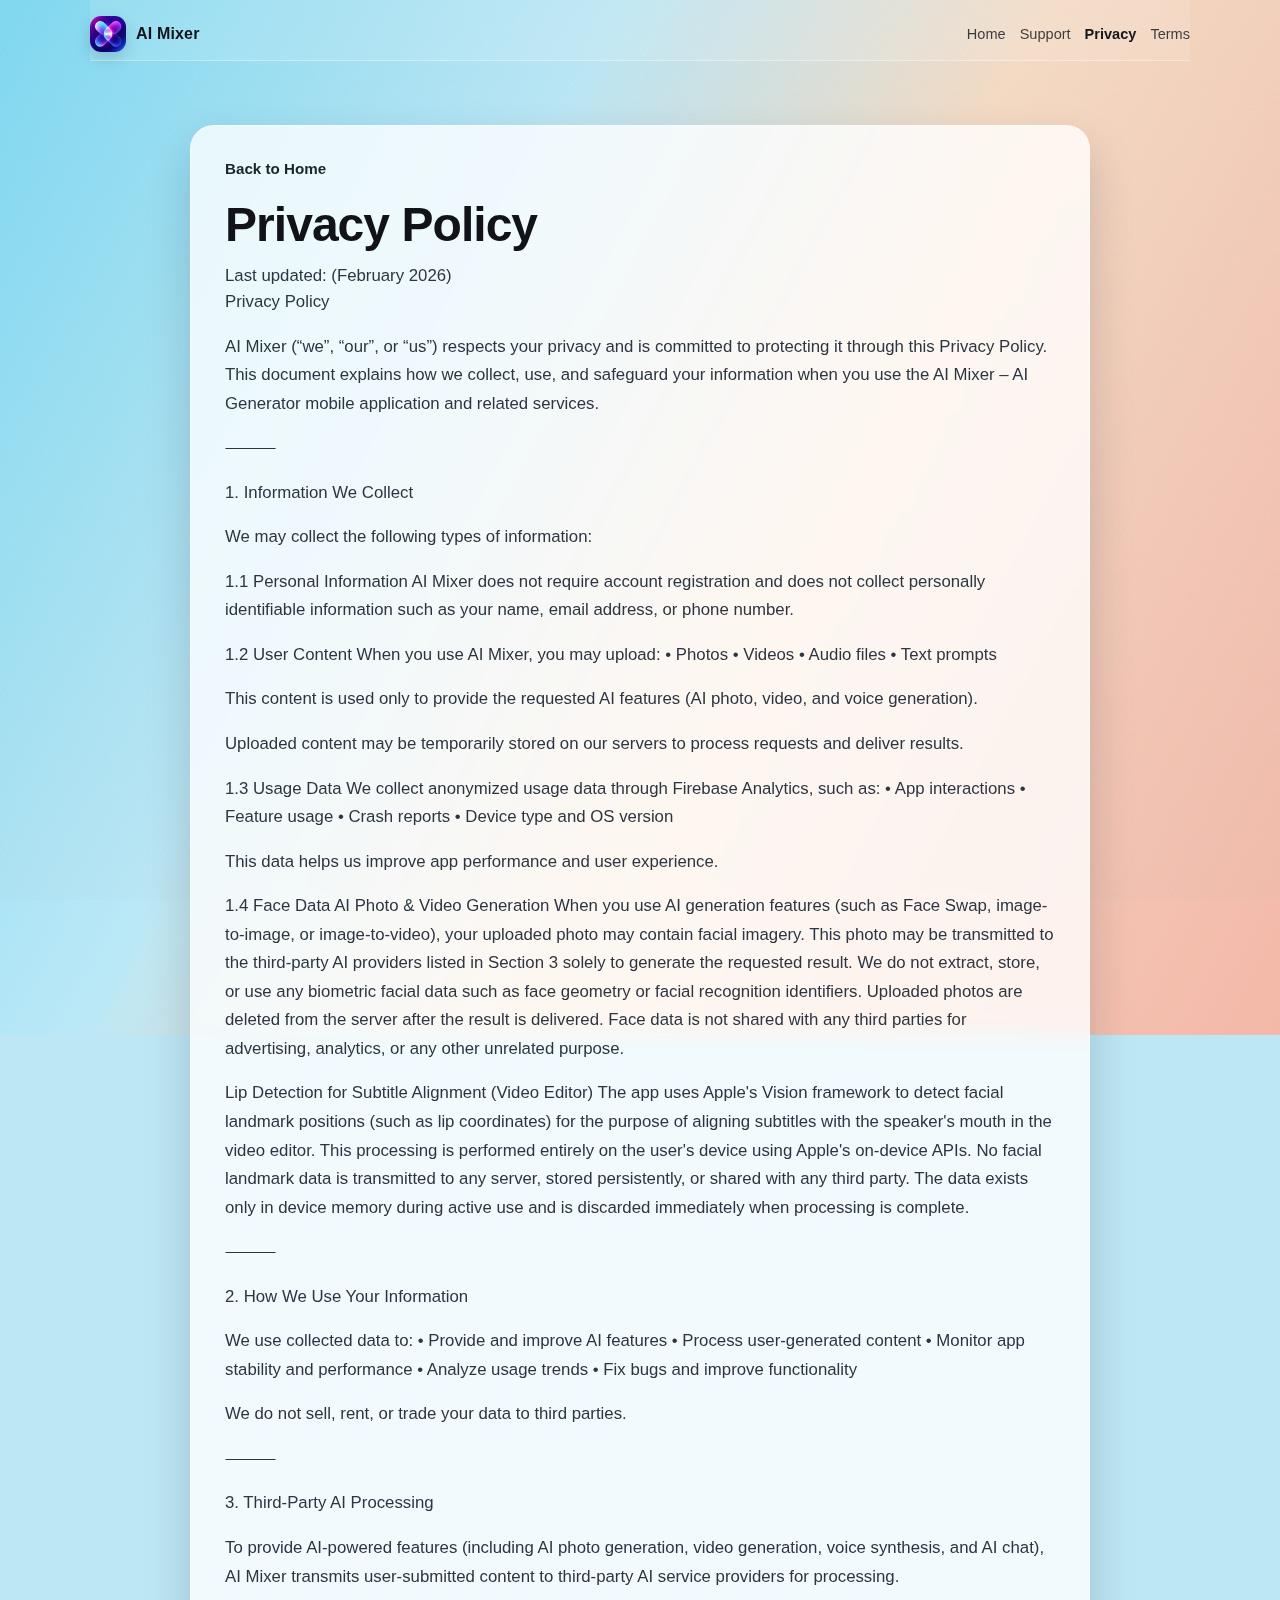
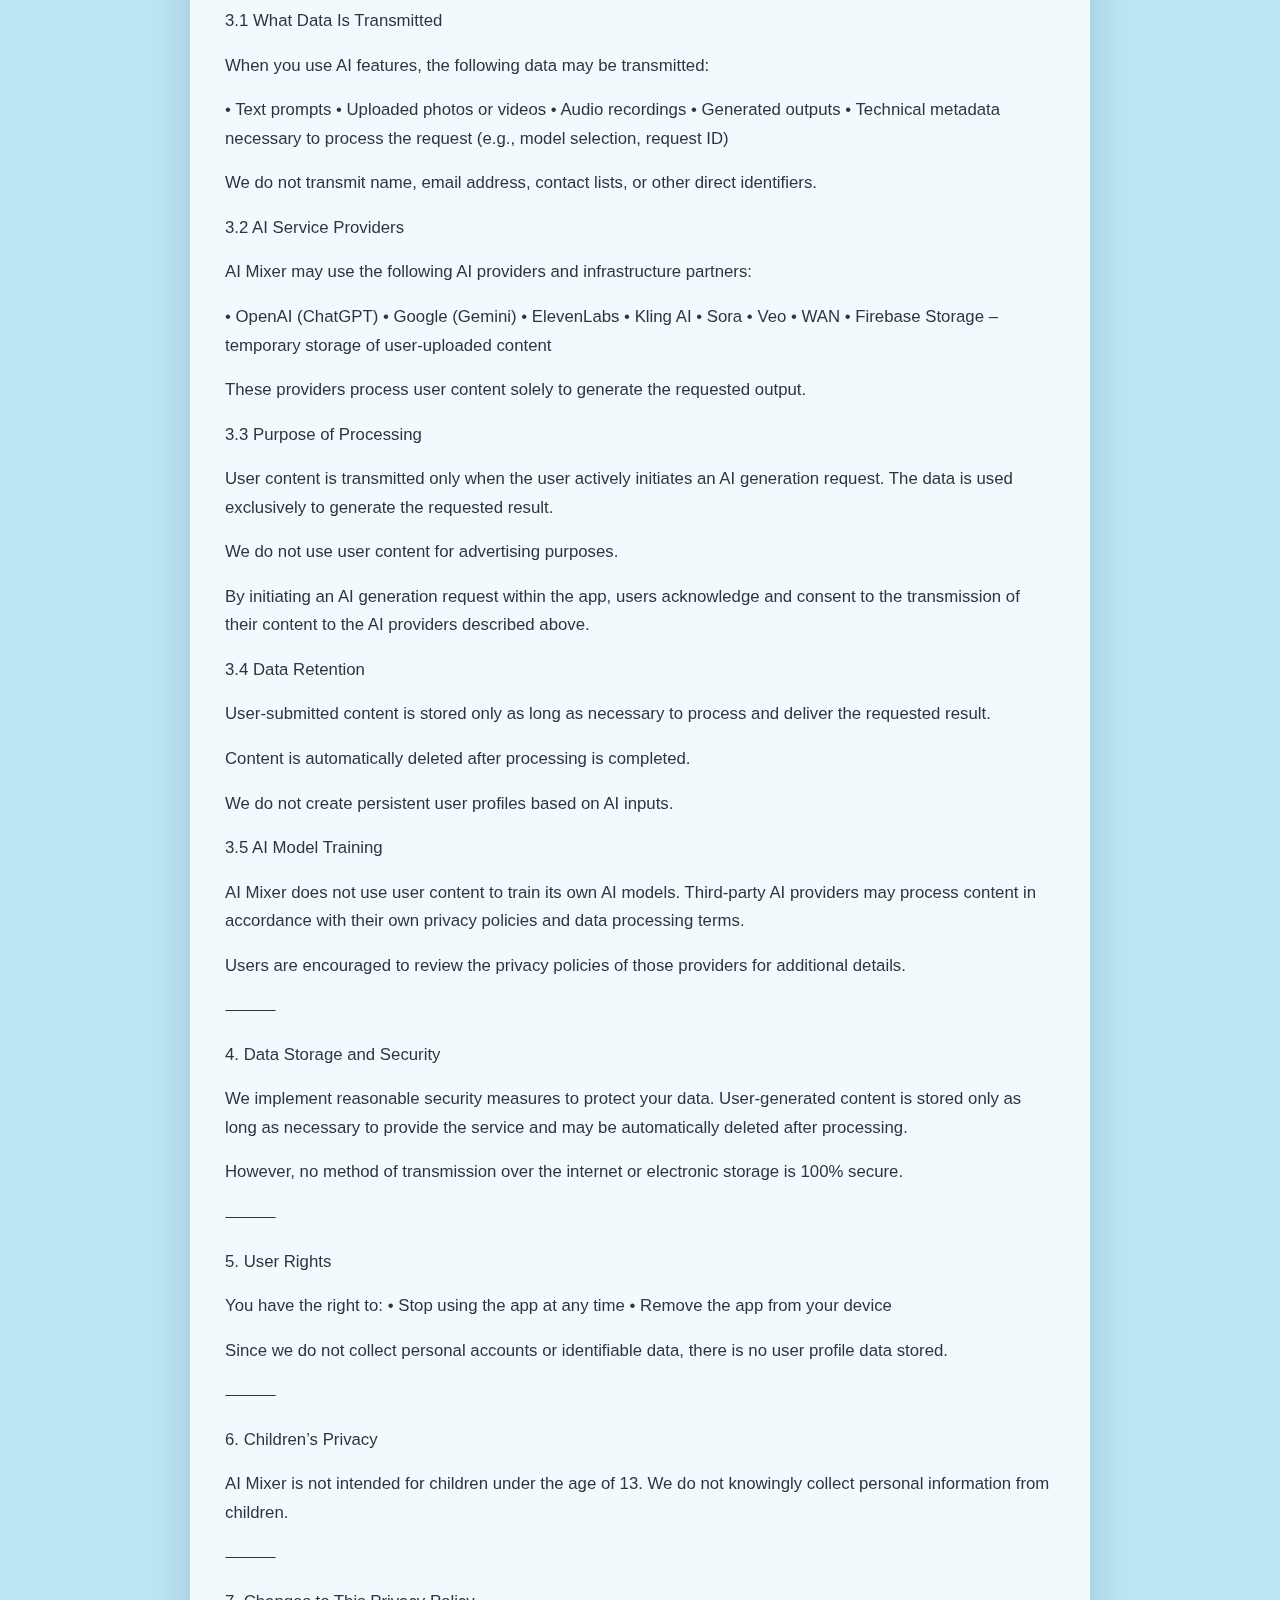
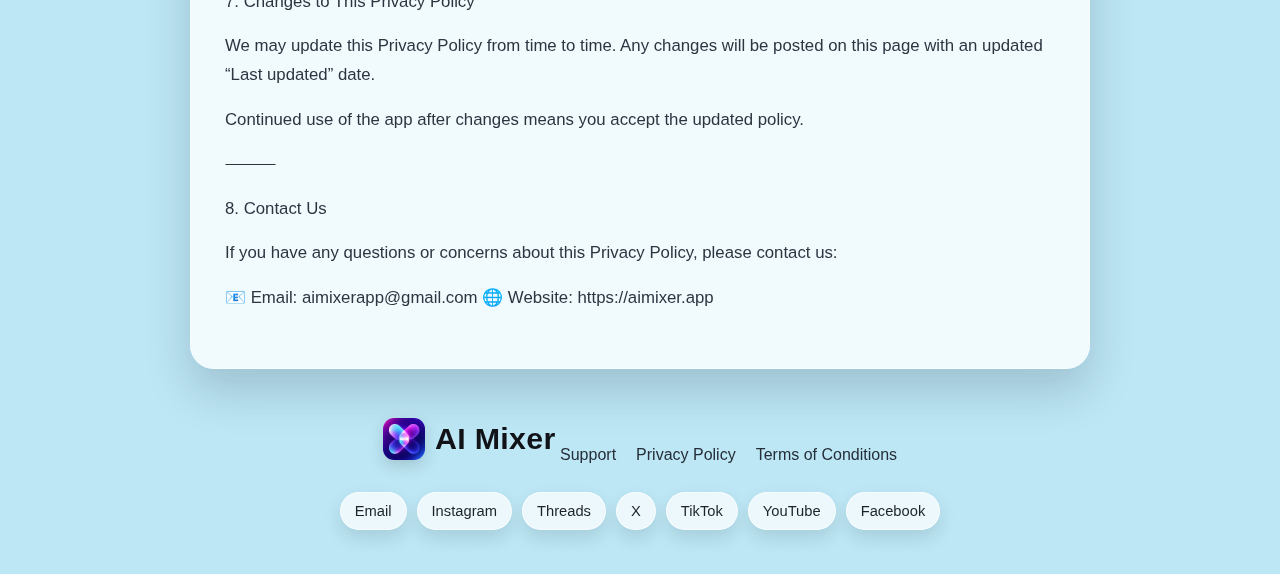
<file: privacy.html>
<!doctype html>
<html lang="en">
<head>
  <meta charset="utf-8">
  <meta name="viewport" content="width=device-width, initial-scale=1, viewport-fit=cover">
  <meta name="theme-color" content="#bde7f5">
  <meta name="apple-mobile-web-app-capable" content="yes">
  <meta name="apple-mobile-web-app-status-bar-style" content="black-translucent">
  <title>Privacy Policy | AI Mixer</title>
  <link rel="stylesheet" href="styles.css">
</head>
<body class="legal-page">
  <div class="bg-layer" aria-hidden="true"></div>

  <header class="site-header legal-header">
    <a class="brand" href="index.html" aria-label="AI Mixer homepage">
      <img src="App Icon Modern.png" alt="AI Mixer app icon" width="36" height="36">
      <span>AI Mixer</span>
    </a>
    <nav class="top-nav" aria-label="Primary">
      <a href="index.html">Home</a>
      <a href="support.html">Support</a>
      <a class="active" href="privacy.html">Privacy</a>
      <a href="terms.html">Terms</a>
    </nav>
  </header>

  <main class="legal-main shell" data-src="Privacy Policy.txt">
    <article class="legal-card">
      <a class="legal-back" href="index.html">Back to Home</a>
      <h1 class="legal-title">Privacy Policy</h1>
      <p class="legal-updated" hidden></p>
      <nav class="legal-toc" aria-label="Table of contents" hidden>
        <h2>On this page</h2>
        <ul></ul>
      </nav>
      <div class="legal-content" id="legal-content"></div>
    </article>
  </main>

  <footer class="site-footer shell">
    <div class="footer-brand">
      <img src="App Icon Modern.png" alt="AI Mixer app icon" width="42" height="42">
      <span>AI Mixer</span>
    </div>
    <div class="footer-links">
      <a href="support.html">Support</a>
      <a href="privacy.html">Privacy Policy</a>
      <a href="terms.html">Terms of Conditions</a>
    </div>
    <div class="footer-social" aria-label="Contact and social links">
      <a class="social-pill" href="mailto:contact@aimixer.app">Email</a>
      <a class="social-pill" href="https://www.instagram.com/ai_mixer_app/" target="_blank" rel="noopener noreferrer">Instagram</a>
      <a class="social-pill" href="https://www.threads.com/@ai_mixer_app" target="_blank" rel="noopener noreferrer">Threads</a>
      <a class="social-pill" href="https://x.com/ai_mixer_" target="_blank" rel="noopener noreferrer">X</a>
      <a class="social-pill" href="https://www.tiktok.com/@ai_mixer_" target="_blank" rel="noopener noreferrer">TikTok</a>
      <a class="social-pill" href="https://www.youtube.com/@ai_mixer_app" target="_blank" rel="noopener noreferrer">YouTube</a>
      <a class="social-pill" href="https://www.facebook.com/profile.php?id=61587410945766" target="_blank" rel="noopener noreferrer">Facebook</a>
    </div>
  </footer>

  <script src="legal.js" defer></script>
</body>
</html>
</file>
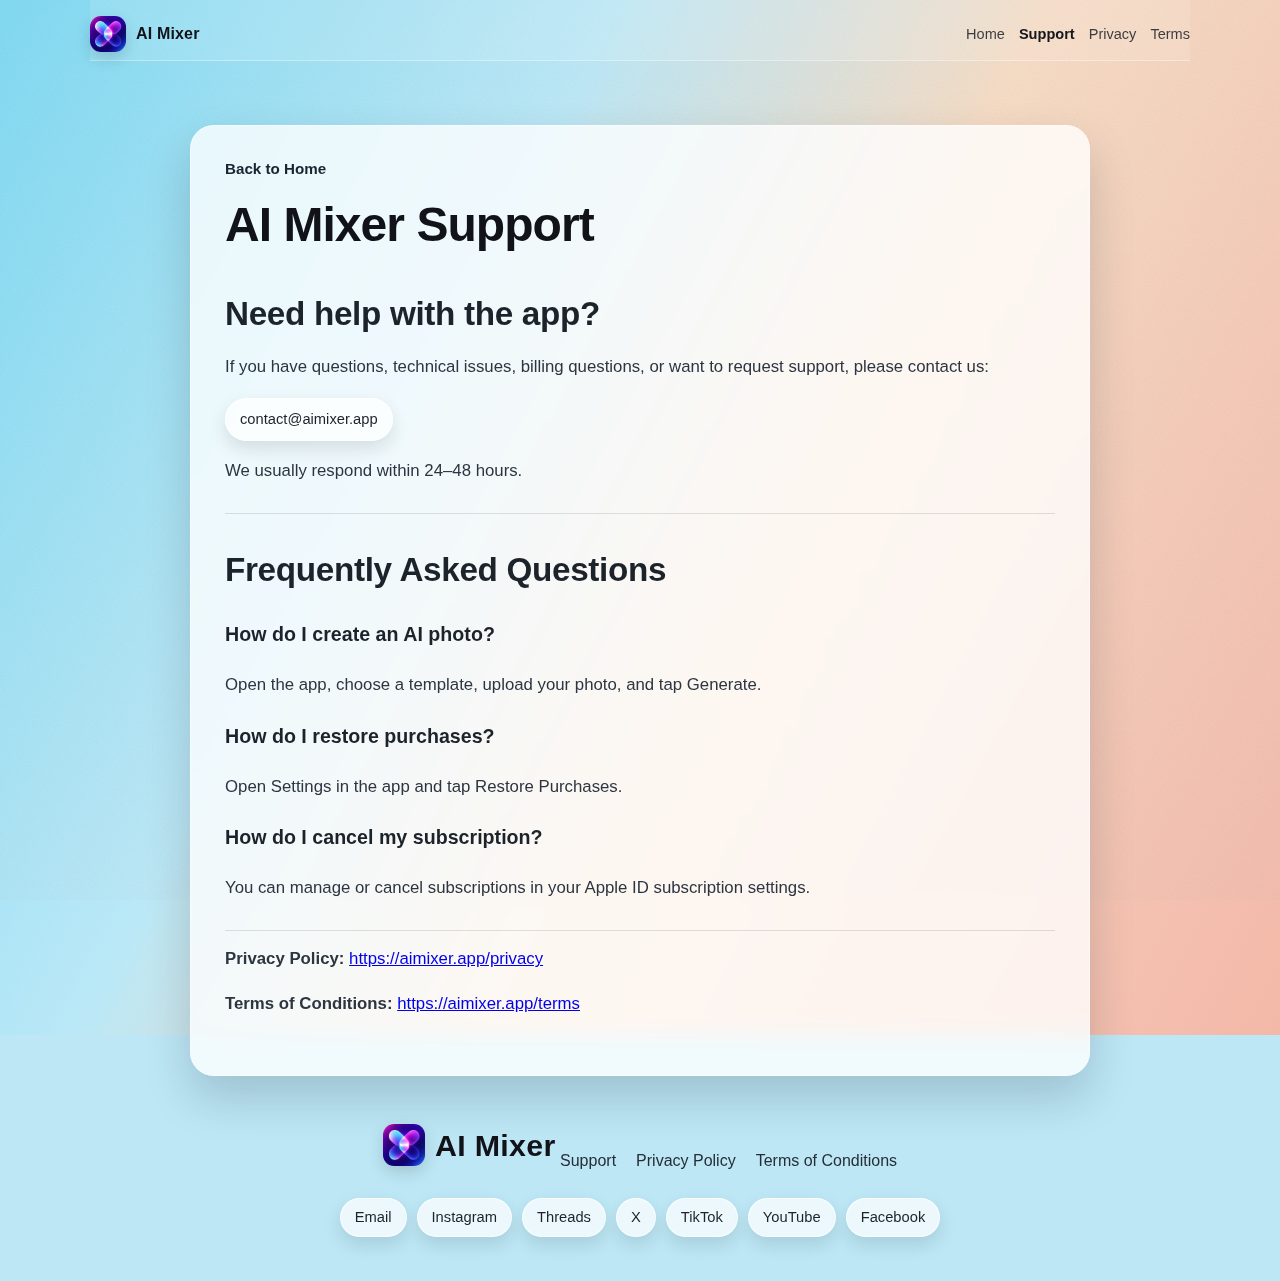
<file: support.html>
<!doctype html>
<html lang="en">

<head>
  <meta charset="utf-8">
  <meta name="viewport" content="width=device-width, initial-scale=1, viewport-fit=cover">
  <meta name="theme-color" content="#bde7f5">
  <meta name="apple-mobile-web-app-capable" content="yes">
  <meta name="apple-mobile-web-app-status-bar-style" content="black-translucent">
  <meta name="description"
    content="AI Mixer Support — get help, contact us, and read frequently asked questions about the AI Photo Generator app.">
  <title>Support | AI Mixer</title>
  <link rel="stylesheet" href="styles.css">
</head>

<body class="legal-page">
  <div class="bg-layer" aria-hidden="true"></div>

  <header class="site-header legal-header">
    <a class="brand" href="index.html" aria-label="AI Mixer homepage">
      <img src="App Icon Modern.png" alt="AI Mixer app icon" width="36" height="36">
      <span>AI Mixer</span>
    </a>
    <nav class="top-nav" aria-label="Primary">
      <a href="index.html">Home</a>
      <a class="active" href="support.html">Support</a>
      <a href="privacy.html">Privacy</a>
      <a href="terms.html">Terms</a>
    </nav>
  </header>

  <main class="legal-main shell">
    <article class="legal-card">
      <a class="legal-back" href="index.html">Back to Home</a>
      <h1 class="legal-title">AI Mixer Support</h1>

      <div class="legal-content">
        <h2>Need help with the app?</h2>
        <p>If you have questions, technical issues, billing questions, or want to request support, please contact us:
        </p>
        <p>
          <a class="social-pill" href="mailto:contact@aimixer.app">contact@aimixer.app</a>
        </p>
        <p>We usually respond within 24–48 hours.</p>

        <hr class="legal-sep">

        <h2>Frequently Asked Questions</h2>

        <h3>How do I create an AI photo?</h3>
        <p>Open the app, choose a template, upload your photo, and tap Generate.</p>

        <h3>How do I restore purchases?</h3>
        <p>Open Settings in the app and tap Restore Purchases.</p>

        <h3>How do I cancel my subscription?</h3>
        <p>You can manage or cancel subscriptions in your Apple ID subscription settings.</p>

        <hr class="legal-sep">

        <p><strong>Privacy Policy:</strong> <a href="https://aimixer.app/privacy">https://aimixer.app/privacy</a></p>
        <p><strong>Terms of Conditions:</strong> <a href="https://aimixer.app/terms">https://aimixer.app/terms</a></p>
      </div>
    </article>
  </main>

  <footer class="site-footer shell">
    <div class="footer-brand">
      <img src="App Icon Modern.png" alt="AI Mixer app icon" width="42" height="42">
      <span>AI Mixer</span>
    </div>
    <div class="footer-links">
      <a href="support.html">Support</a>
      <a href="privacy.html">Privacy Policy</a>
      <a href="terms.html">Terms of Conditions</a>
    </div>
    <div class="footer-social" aria-label="Contact and social links">
      <a class="social-pill" href="mailto:contact@aimixer.app">Email</a>
      <a class="social-pill" href="https://www.instagram.com/ai_mixer_app/" target="_blank"
        rel="noopener noreferrer">Instagram</a>
      <a class="social-pill" href="https://www.threads.com/@ai_mixer_app" target="_blank"
        rel="noopener noreferrer">Threads</a>
      <a class="social-pill" href="https://x.com/ai_mixer_" target="_blank" rel="noopener noreferrer">X</a>
      <a class="social-pill" href="https://www.tiktok.com/@ai_mixer_" target="_blank"
        rel="noopener noreferrer">TikTok</a>
      <a class="social-pill" href="https://www.youtube.com/@ai_mixer_app" target="_blank"
        rel="noopener noreferrer">YouTube</a>
      <a class="social-pill" href="https://www.facebook.com/profile.php?id=61587410945766" target="_blank"
        rel="noopener noreferrer">Facebook</a>
    </div>
  </footer>
</body>

</html>
</file>
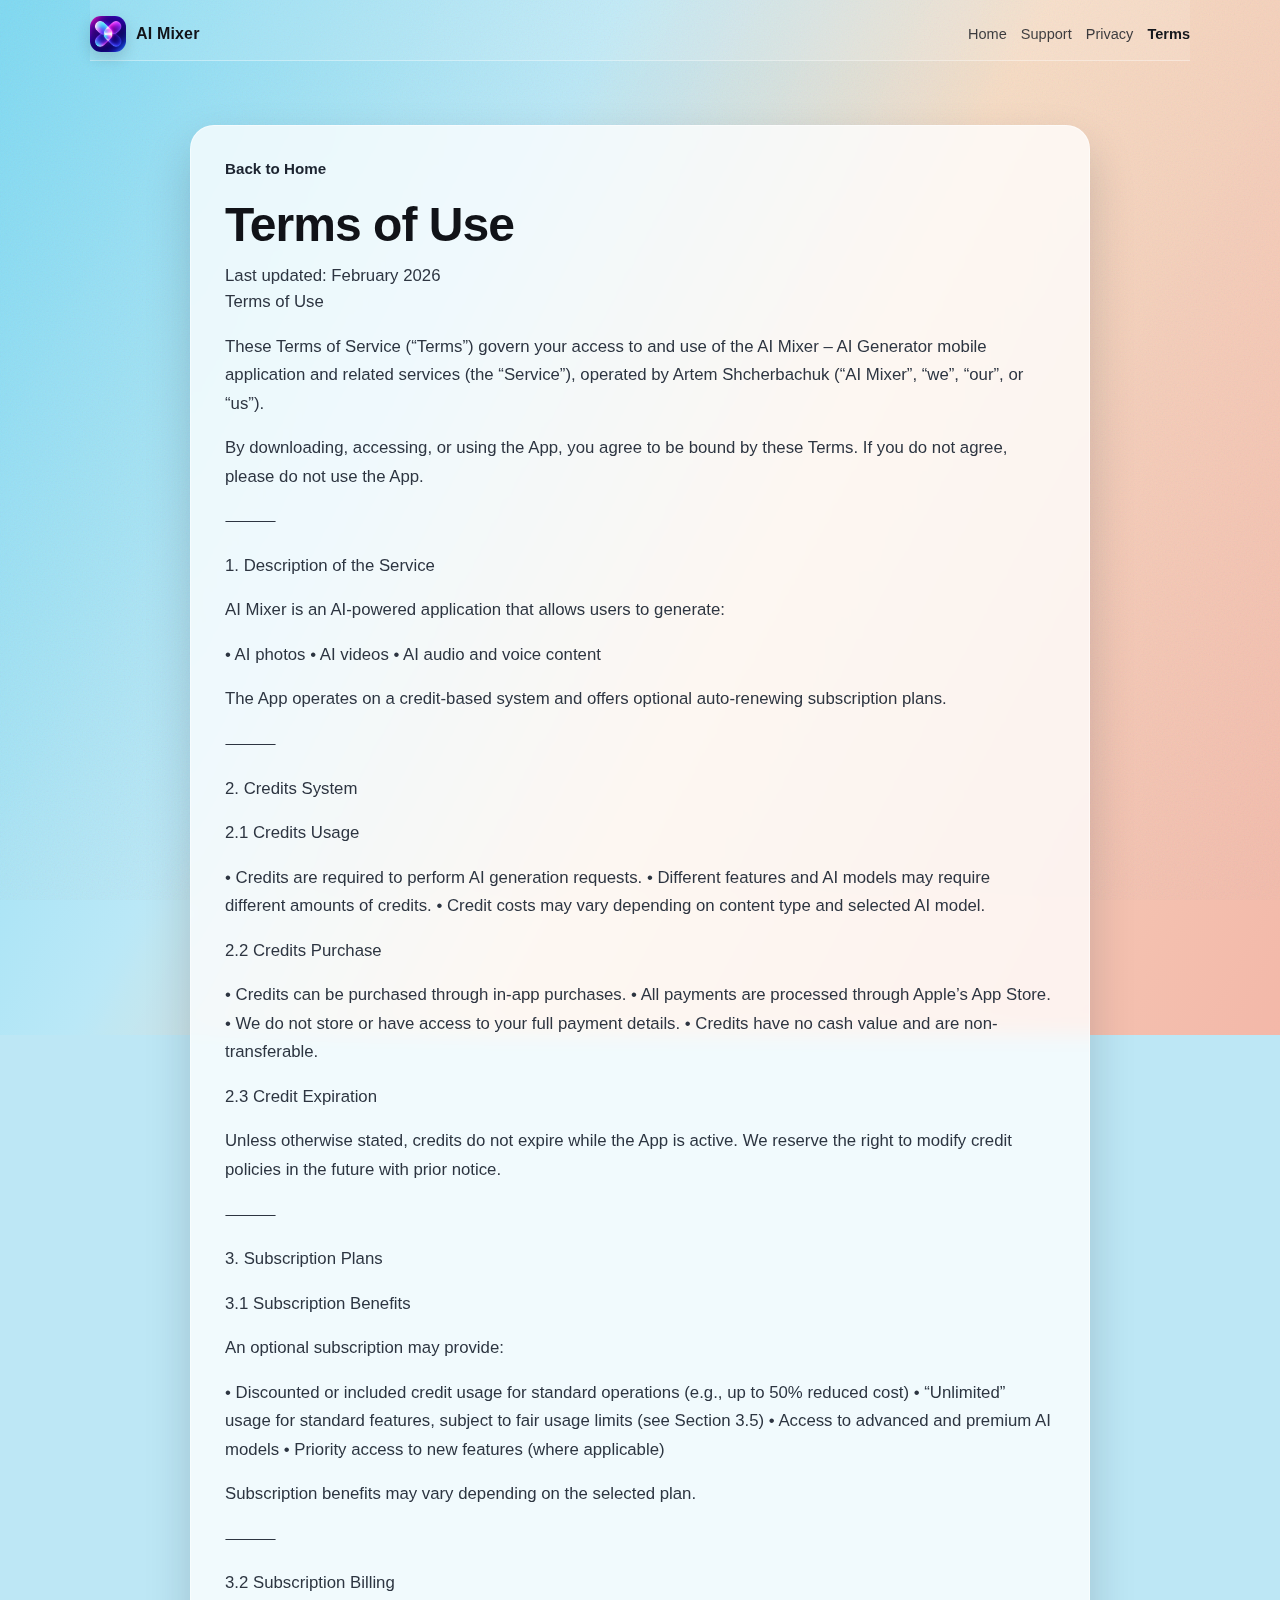
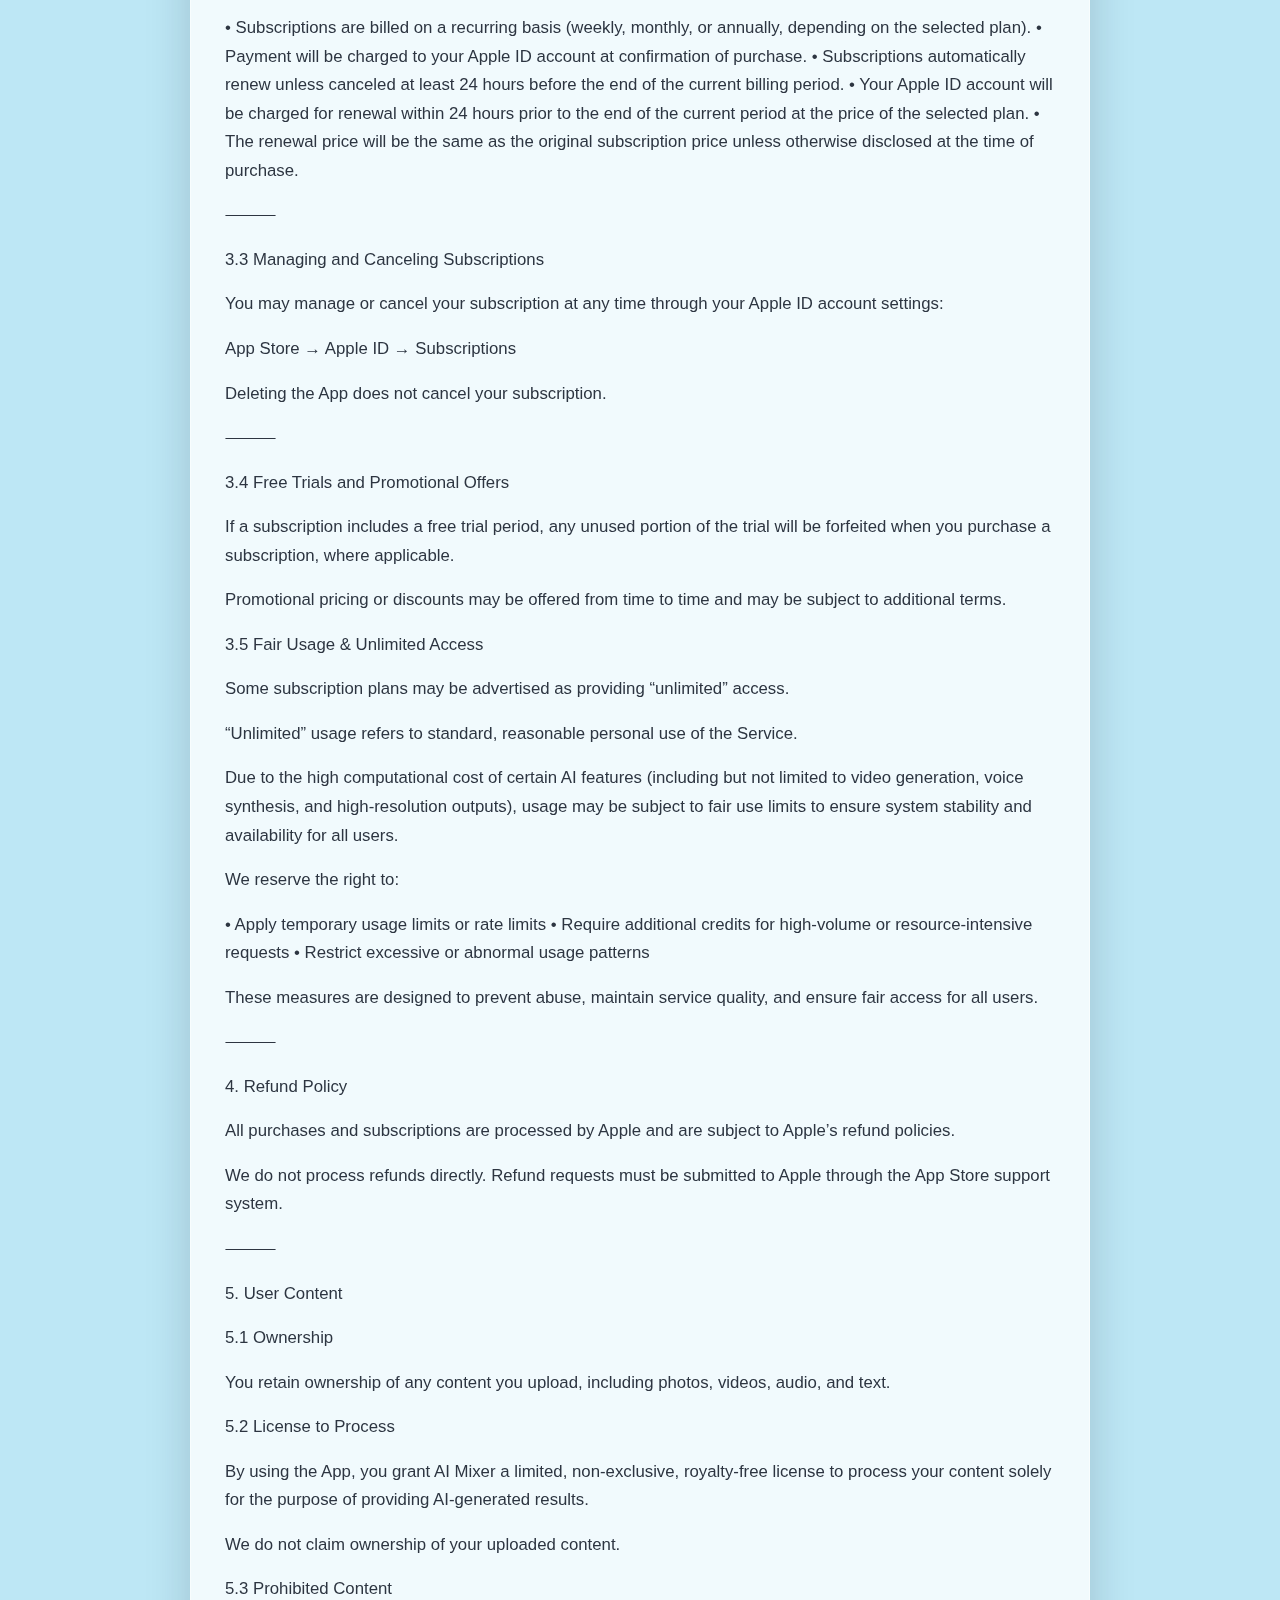
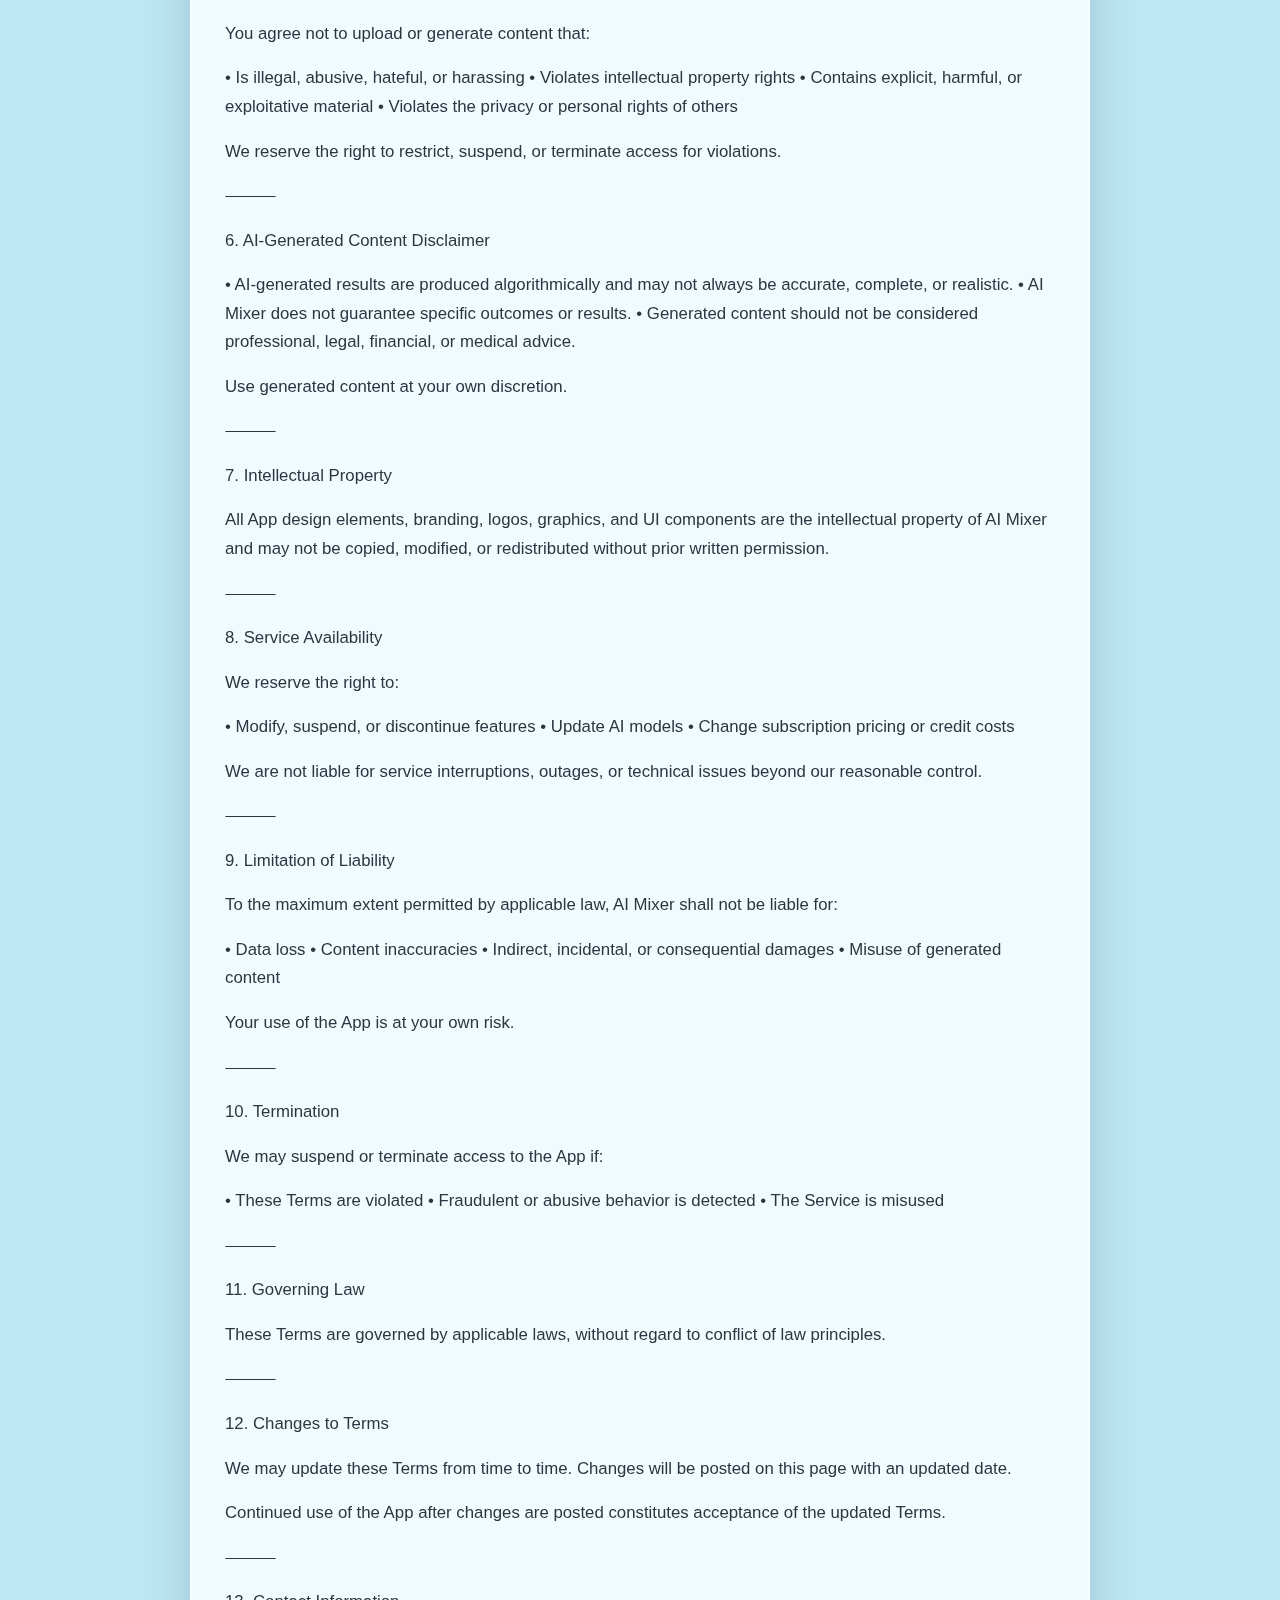
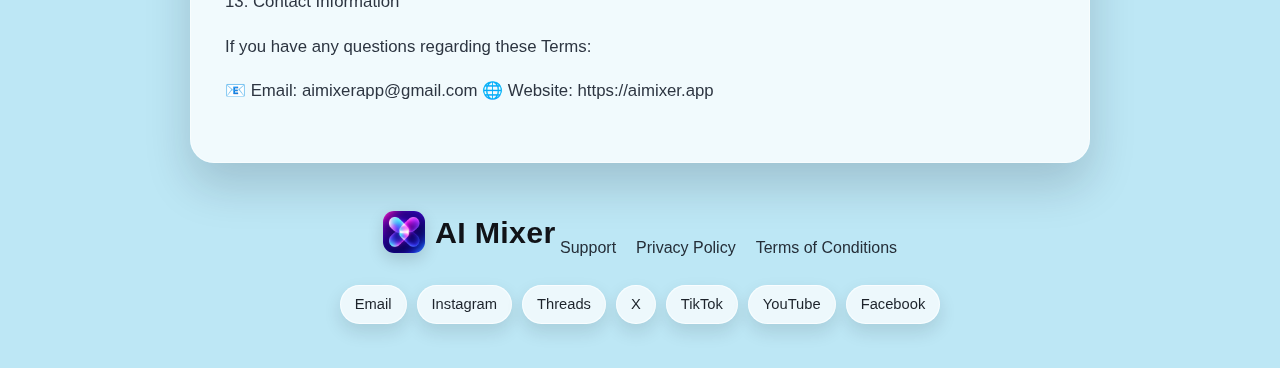
<file: terms.html>
<!doctype html>
<html lang="en">
<head>
  <meta charset="utf-8">
  <meta name="viewport" content="width=device-width, initial-scale=1, viewport-fit=cover">
  <meta name="theme-color" content="#bde7f5">
  <meta name="apple-mobile-web-app-capable" content="yes">
  <meta name="apple-mobile-web-app-status-bar-style" content="black-translucent">
  <title>Terms of Use | AI Mixer</title>
  <link rel="stylesheet" href="styles.css">
</head>
<body class="legal-page">
  <div class="bg-layer" aria-hidden="true"></div>

  <header class="site-header legal-header">
    <a class="brand" href="index.html" aria-label="AI Mixer homepage">
      <img src="App Icon Modern.png" alt="AI Mixer app icon" width="36" height="36">
      <span>AI Mixer</span>
    </a>
    <nav class="top-nav" aria-label="Primary">
      <a href="index.html">Home</a>
      <a href="support.html">Support</a>
      <a href="privacy.html">Privacy</a>
      <a class="active" href="terms.html">Terms</a>
    </nav>
  </header>

  <main class="legal-main shell" data-src="Terms of Use.txt">
    <article class="legal-card">
      <a class="legal-back" href="index.html">Back to Home</a>
      <h1 class="legal-title">Terms of Use</h1>
      <p class="legal-updated" hidden></p>
      <nav class="legal-toc" aria-label="Table of contents" hidden>
        <h2>On this page</h2>
        <ul></ul>
      </nav>
      <div class="legal-content" id="legal-content"></div>
    </article>
  </main>

  <footer class="site-footer shell">
    <div class="footer-brand">
      <img src="App Icon Modern.png" alt="AI Mixer app icon" width="42" height="42">
      <span>AI Mixer</span>
    </div>
    <div class="footer-links">
      <a href="support.html">Support</a>
      <a href="privacy.html">Privacy Policy</a>
      <a href="terms.html">Terms of Conditions</a>
    </div>
    <div class="footer-social" aria-label="Contact and social links">
      <a class="social-pill" href="mailto:contact@aimixer.app">Email</a>
      <a class="social-pill" href="https://www.instagram.com/ai_mixer_app/" target="_blank" rel="noopener noreferrer">Instagram</a>
      <a class="social-pill" href="https://www.threads.com/@ai_mixer_app" target="_blank" rel="noopener noreferrer">Threads</a>
      <a class="social-pill" href="https://x.com/ai_mixer_" target="_blank" rel="noopener noreferrer">X</a>
      <a class="social-pill" href="https://www.tiktok.com/@ai_mixer_" target="_blank" rel="noopener noreferrer">TikTok</a>
      <a class="social-pill" href="https://www.youtube.com/@ai_mixer_app" target="_blank" rel="noopener noreferrer">YouTube</a>
      <a class="social-pill" href="https://www.facebook.com/profile.php?id=61587410945766" target="_blank" rel="noopener noreferrer">Facebook</a>
    </div>
  </footer>

  <script src="legal.js" defer></script>
</body>
</html>
</file>
<file: styles.css>
:root {
  --text: #111318;
  --muted: #2c3441;
  --card: rgba(255, 255, 255, 0.33);
  --stroke: rgba(255, 255, 255, 0.35);
  --shadow: 0 20px 40px rgba(15, 24, 38, 0.14);
}

* {
  box-sizing: border-box;
}

html,
body {
  margin: 0;
  padding: 0;
  height: 100%;
  background-color: #bde7f5;
  overscroll-behavior-y: none;
}

body {
  position: relative;
  min-height: 100svh;
  color: var(--text);
  font-family: -apple-system, BlinkMacSystemFont, "SF Pro Display", "Inter", "Segoe UI", sans-serif;
  line-height: 1.4;
  overflow-x: hidden;
  background: transparent;
}

.bg-layer {
  position: fixed;
  inset: -15vh -10vw;
  pointer-events: none;
  z-index: -2;
  background:
    linear-gradient(118deg, #84d9f0 10%, #bde7f5 38%, #f5dcc6 58%, #efb3a6 100%),
    radial-gradient(circle at 50% 23%, rgba(255, 248, 232, 0.82), rgba(255, 255, 255, 0) 36%),
    radial-gradient(circle at 34% 62%, rgba(136, 225, 244, 0.42), rgba(255, 255, 255, 0) 48%),
    radial-gradient(circle at 70% 57%, rgba(248, 188, 153, 0.32), rgba(255, 255, 255, 0) 44%),
    repeating-radial-gradient(circle at center, rgba(255, 255, 255, 0.08) 0 1px, rgba(255, 255, 255, 0) 1px 6px);
  filter: saturate(1.08);
  transform: translate3d(0, 0, 0);
  transition: transform 0.06s linear;
}

body::after {
  content: "";
  position: fixed;
  inset: 0;
  z-index: -1;
  pointer-events: none;
  opacity: 0.12;
  background-image: url("data:image/svg+xml,%3Csvg xmlns='http://www.w3.org/2000/svg' width='160' height='160' viewBox='0 0 160 160'%3E%3Cfilter id='n'%3E%3CfeTurbulence type='fractalNoise' baseFrequency='0.68' numOctaves='2' stitchTiles='stitch'/%3E%3C/filter%3E%3Crect width='160' height='160' filter='url(%23n)' opacity='0.9'/%3E%3C/svg%3E");
}

.shell {
  width: min(1100px, 92vw);
  margin: 0 auto;
}

.section {
  padding: 36px 0;
}

.site-header {
  position: sticky;
  top: 0;
  z-index: 30;
  display: flex;
  align-items: center;
  justify-content: space-between;
  width: min(1100px, 92vw);
  margin: 0 auto;
  padding: 16px 0 8px;
  }

.brand,
.footer-brand {
  display: inline-flex;
  align-items: center;
  gap: 10px;
  text-decoration: none;
  color: var(--text);
  font-weight: 640;
  letter-spacing: 0.01em;
}

.brand img,
.footer-brand img {
  border-radius: 11px;
  box-shadow: 0 6px 16px rgba(0, 0, 0, 0.15);
}

.top-nav {
  display: inline-flex;
  align-items: center;
  gap: 14px;
}

.top-nav a {
  color: rgba(27, 30, 36, 0.85);
  text-decoration: none;
  font-size: 0.91rem;
}

.download-mini {
  padding: 11px 18px;
  border-radius: 12px;
  border: 1px solid rgba(255, 255, 255, 0.55);
  background: rgba(255, 255, 255, 0.84);
  color: #121417;
  box-shadow: 0 6px 20px rgba(0, 0, 0, 0.13);
  font-size: 1rem;
  font-weight: 620;
}

.hero {
  text-align: center;
  padding-top: 56px;
}

.hero h1 {
  margin: 0;
  font-size: clamp(2.4rem, 5.4vw, 4.45rem);
  line-height: 1.05;
  letter-spacing: -0.02em;
  text-shadow: 0 7px 16px rgba(0, 0, 0, 0.15);
}

.subtitle {
  margin: 12px 0 26px;
  color: rgba(30, 36, 43, 0.78);
  font-size: clamp(1.1rem, 2vw, 2rem);
}

.app-store-btn {
  display: inline-flex;
  align-items: center;
  gap: 10px;
  border-radius: 14px;
  padding: 8px 14px;
  background: #0c0e11;
  border: 1px solid #0c0e11;
  color: #fff;
  text-decoration: none;
  box-shadow: 0 12px 24px rgba(0, 0, 0, 0.28);
}

.app-store-btn .apple {
  font-size: 1.7rem;
  line-height: 1;
}

.app-store-btn small,
.app-store-btn strong {
  display: block;
  line-height: 1.04;
}

.app-store-btn small {
  font-size: 0.62rem;
  font-weight: 500;
  opacity: 0.93;
}

.app-store-btn strong {
  font-size: 1.45rem;
  letter-spacing: -0.02em;
}

.ph-badge {
  display: block;
  margin-top: 14px;
}

.ph-badge img {
  width: 190px;
  height: auto;
  transition: transform 0.2s ease;
}

.ph-badge:hover img {
  transform: translateY(-2px);
}

.hero-phone-wrap {
  margin: 28px auto 0;
  width: min(430px, 84vw);
  filter: drop-shadow(0 34px 34px rgba(22, 14, 9, 0.32));
}

.hero-phone {
  display: block;
  width: 100%;
  border-radius: 40px;
}

.features {
  display: grid;
  grid-template-columns: repeat(3, 1fr);
  gap: 18px;
  margin-top: 14px;
}

.feature-card {
  padding: 24px 16px;
  border-radius: 22px;
  text-align: center;
  border: 1px solid var(--stroke);
  background: var(--card);
  backdrop-filter: blur(11px);
  box-shadow: var(--shadow);
  transform: translateY(0);
  transition: transform 0.25s ease, box-shadow 0.25s ease;
}

.feature-card:hover {
  transform: translateY(-7px);
  box-shadow: 0 24px 42px rgba(16, 24, 35, 0.2);
}

.feature-card h3 {
  margin: 0;
  font-size: clamp(1.7rem, 2vw, 2.2rem);
  letter-spacing: -0.02em;
}

.feature-card p {
  margin: 3px 0 0;
  font-size: 1.06rem;
  color: rgba(30, 37, 46, 0.88);
}

.showcase {
  display: grid;
  grid-template-columns: 1fr 1fr;
  gap: 28px;
  align-items: start;
}

.showcase h2,
.cta h2 {
  margin: 0 0 18px;
  font-size: clamp(2rem, 3.8vw, 3.2rem);
  letter-spacing: -0.02em;
  text-align: center;
}

.phone-grid {
  display: grid;
  grid-template-columns: 1fr 1fr;
  gap: 18px;
  align-items: start;
}

.phone-grid img {
  width: 100%;
  border-radius: 36px;
  box-shadow: 0 28px 40px rgba(34, 21, 8, 0.28);
}

.phone-grid img:first-child {
  transform: rotate(-4deg);
}

.phone-grid img:last-child {
  transform: rotate(4deg);
}

.cta {
  text-align: center;
  padding-top: 64px;
  padding-bottom: 32px;
}

.site-footer {
  text-align: center;
  padding: 8px 0 44px;
}

.footer-brand {
  justify-content: center;
  font-size: 1.9rem;
  margin-bottom: 14px;
}

.footer-links {
  display: inline-flex;
  gap: 20px;
}

.footer-links a {
  color: #252e38;
  text-decoration: none;
}

.footer-links a:hover,
.top-nav a:hover {
  text-decoration: underline;
}

.legal-main {
  min-height: 100vh;
  display: grid;
  place-items: center;
  padding: 96px 20px;
}

.legal-card {
  width: min(700px, 100%);
  background: rgba(255, 255, 255, 0.68);
  border: 1px solid rgba(255, 255, 255, 0.5);
  border-radius: 24px;
  padding: 34px;
  box-shadow: var(--shadow);
  }

.legal-card h1 {
  margin-top: 0;
  font-size: clamp(2rem, 5vw, 3rem);
}

.legal-card p {
  margin-bottom: 0;
  color: #2d3541;
  font-size: 1.05rem;
}

@media (max-width: 980px) {
  .showcase {
    grid-template-columns: 1fr;
  }

  .site-header {
    padding-top: 12px;
  }
}

@media (max-width: 760px) {
  .hero {
    padding-top: 30px;
  }

  .top-nav {
    gap: 10px;
  }

  .top-nav a {
    font-size: 0.84rem;
  }

  .download-mini {
    padding: 9px 14px;
    border-radius: 10px;
    font-size: 0.93rem;
  }

  .features {
    grid-template-columns: 1fr;
  }

  .phone-grid {
    gap: 12px;
  }

  .phone-grid img:first-child,
  .phone-grid img:last-child {
    transform: none;
  }

  .footer-brand {
    font-size: 1.55rem;
  }

  .footer-links {
    flex-direction: column;
    gap: 8px;
  }
}

@media (prefers-reduced-motion: reduce) {
  * {
    animation-duration: 0.01ms !important;
    animation-iteration-count: 1 !important;
    transition-duration: 0.01ms !important;
    scroll-behavior: auto !important;
  }

  .bg-layer,
  .hero-phone,
  .feature-card {
    transform: none !important;
  }
}

/* Legal pages */
.legal-page .site-header {
  background: rgba(255, 255, 255, 0.12);
  border-bottom: 1px solid rgba(255, 255, 255, 0.35);
}

.top-nav a.active {
  font-weight: 650;
  color: #14171c;
}

.legal-main {
  min-height: 70vh;
  padding: 64px 0 40px;
}

.legal-card {
  width: min(900px, 100%);
  background: rgba(255, 255, 255, 0.78);
  border: 1px solid rgba(255, 255, 255, 0.5);
  border-radius: 24px;
  padding: 32px 34px 40px;
  box-shadow: 0 22px 46px rgba(15, 24, 38, 0.18);
  backdrop-filter: blur(10px);
}

.legal-back {
  display: inline-flex;
  align-items: center;
  gap: 8px;
  font-size: 0.95rem;
  font-weight: 600;
  color: #1c2430;
  text-decoration: none;
  margin-bottom: 12px;
}

.legal-title {
  margin: 0 0 6px;
  font-size: clamp(2.1rem, 3.6vw, 3rem);
  letter-spacing: -0.02em;
}

.legal-updated {
  margin: 0 0 18px;
  color: rgba(32, 38, 46, 0.72);
  font-size: 0.98rem;
}

.legal-toc {
  margin: 18px 0 28px;
  padding: 18px 20px;
  border-radius: 18px;
  background: rgba(255, 255, 255, 0.6);
  border: 1px solid rgba(255, 255, 255, 0.6);
  box-shadow: 0 10px 24px rgba(15, 24, 38, 0.08);
}

.legal-toc h2 {
  margin: 0 0 10px;
  font-size: 1.1rem;
}

.legal-toc ul {
  margin: 0;
  padding-left: 20px;
}

.legal-toc a {
  text-decoration: none;
  color: #1d2733;
}

.legal-content {
  font-size: 1.05rem;
  line-height: 1.7;
  color: #1d232b;
}

.legal-content h1,
.legal-content h2 {
  margin: 28px 0 10px;
  font-size: clamp(1.6rem, 2.6vw, 2.1rem);
  letter-spacing: -0.01em;
  position: relative;
}

.legal-content h1.legal-inline-title {
  font-size: clamp(1.7rem, 3vw, 2.3rem);
}

.legal-content p {
  margin: 0 0 16px;
}

.legal-content ul {
  margin: 0 0 18px 18px;
  padding: 0 0 0 8px;
}

.legal-content li {
  margin-bottom: 8px;
}

.legal-sep {
  border: none;
  height: 1px;
  background: rgba(20, 28, 36, 0.12);
  margin: 28px 0 14px;
}

.anchor-link {
  margin-left: 10px;
  font-size: 0.9rem;
  color: rgba(22, 27, 34, 0.5);
  text-decoration: none;
  opacity: 0;
  transition: opacity 0.2s ease, color 0.2s ease;
}

.legal-content h2:hover .anchor-link {
  opacity: 1;
}

.anchor-link.copied {
  color: rgba(22, 27, 34, 0.85);
}

@media (max-width: 760px) {
  .legal-main {
    padding-top: 38px;
  }

  .legal-card {
    padding: 26px 22px 32px;
  }

  .anchor-link {
    opacity: 1;
  }
}

/* Reveal animations */
.reveal {
  opacity: 0;
  transform: translateY(24px) scale(0.98);
  filter: blur(6px);
  transition: opacity 0.7s ease, transform 0.7s ease, filter 0.7s ease;
  will-change: transform, opacity;
}

.reveal.is-visible {
  opacity: 1;
  transform: translateY(0) scale(1);
  filter: blur(0);
}

.reveal.reveal-pop {
  transition-duration: 0.85s;
}

@media (prefers-reduced-motion: reduce) {
  .reveal {
    opacity: 1;
    transform: none;
    filter: none;
  }
}

html {
  background-color: #bde7f5;
}

@supports (padding: max(0px)) {
  body {
    padding-top: env(safe-area-inset-top);
  }
}

.footer-social {
  margin-top: 18px;
  display: flex;
  flex-wrap: wrap;
  justify-content: center;
  gap: 10px;
}

.social-pill {
  display: inline-flex;
  align-items: center;
  justify-content: center;
  padding: 8px 14px;
  border-radius: 999px;
  border: 1px solid rgba(255, 255, 255, 0.7);
  background: rgba(255, 255, 255, 0.72);
  color: #1d232b;
  text-decoration: none;
  font-size: 0.92rem;
  box-shadow: 0 8px 18px rgba(16, 24, 35, 0.12);
  transition: transform 0.2s ease, box-shadow 0.2s ease;
}

.social-pill:hover {
  transform: translateY(-2px);
  box-shadow: 0 14px 24px rgba(16, 24, 35, 0.16);
}

@media (max-width: 760px) {
  .footer-social {
    gap: 8px;
  }

  .social-pill {
    font-size: 0.88rem;
  }
}
</file>
